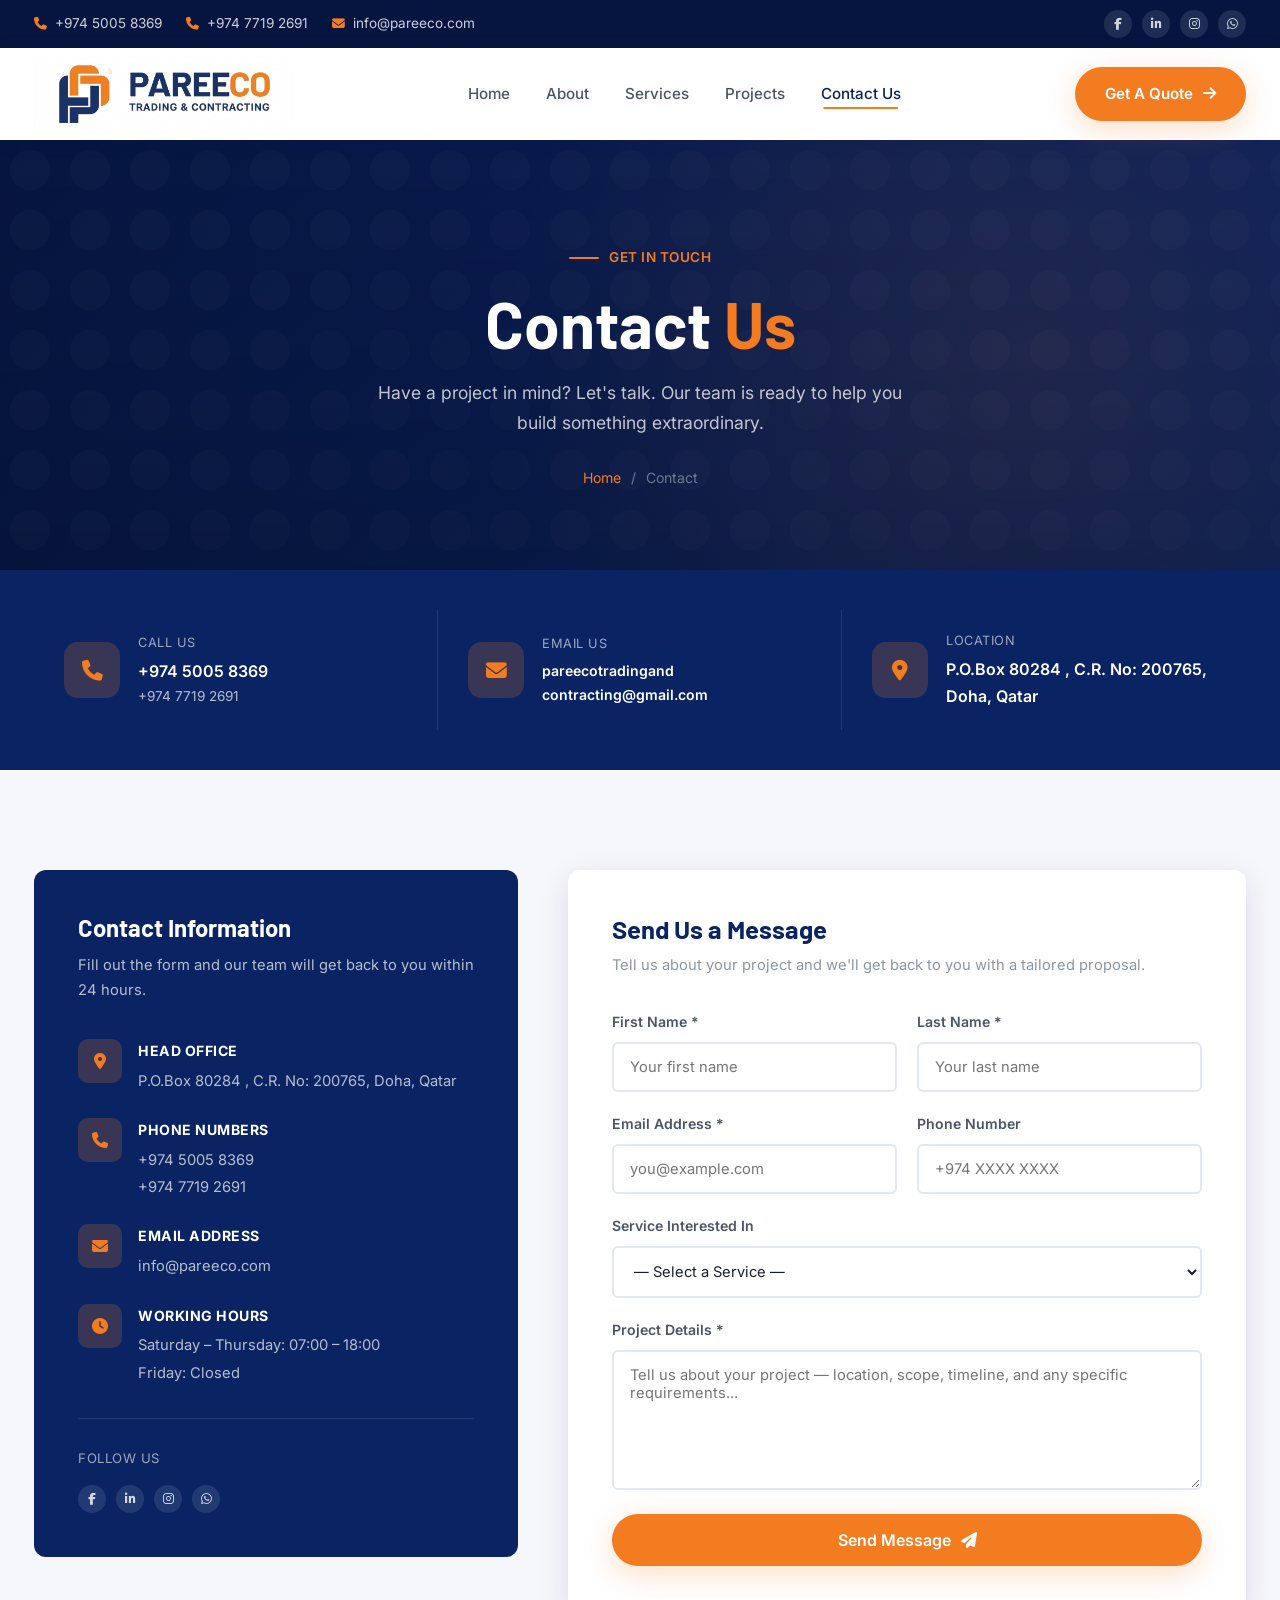
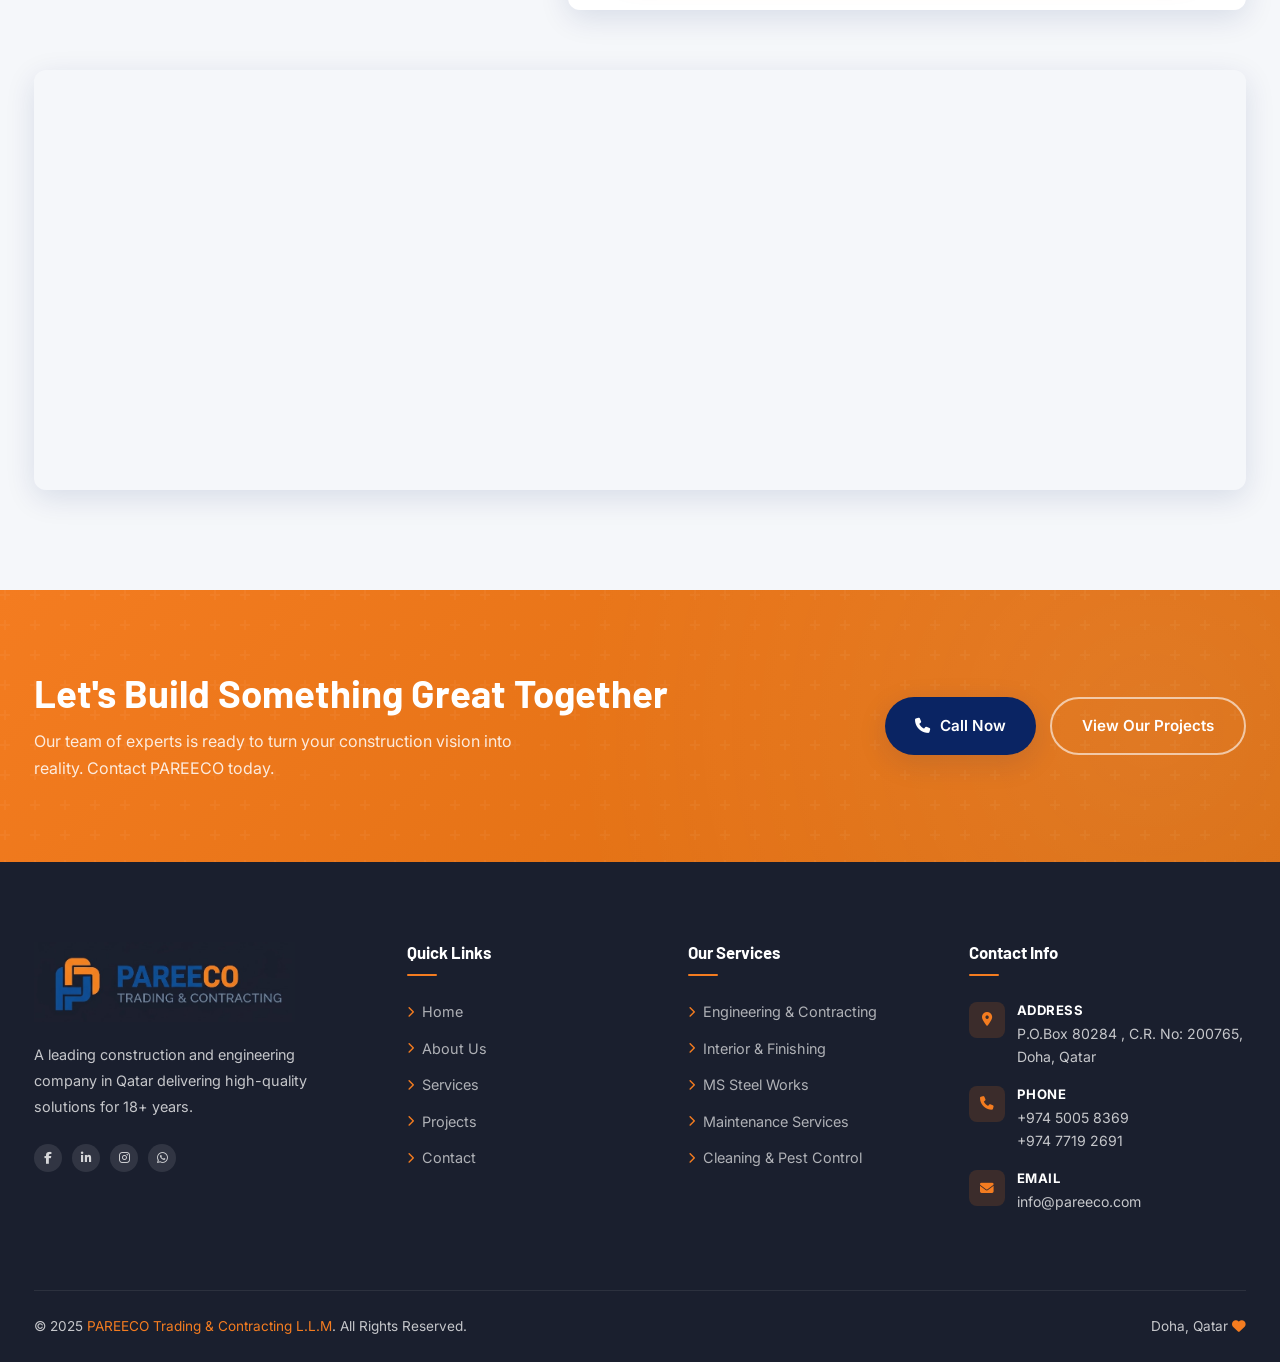
<file: contact.html>
<!DOCTYPE html>
<html lang="en">

<head>
  <meta charset="UTF-8" />
  <meta name="viewport" content="width=device-width, initial-scale=1.0" />
  <title>Contact Us | PAREECO Trading & Contracting L.L.M</title>
  <meta name="description"
    content="Get in touch with PAREECO Trading & Contracting in Doha, Qatar. Request a free quote for construction, engineering, and maintenance services." />
  <link rel="stylesheet" href="css/styles.css" />
  <link rel="stylesheet" href="https://cdnjs.cloudflare.com/ajax/libs/font-awesome/6.5.0/css/all.min.css" />
</head>

<body>
  <div class="topbar">
    <div class="container">
      <div class="topbar-left">
        <a href="tel:+97450058369" class="topbar-item"><i class="fas fa-phone"></i> +974 5005 8369</a>
        <a href="tel:+97430573602" class="topbar-item"><i class="fas fa-phone"></i> +974 7719 2691</a>
        <a href="mailto:info@pareeco.com" class="topbar-item"><i class="fas fa-envelope"></i>
          info@pareeco.com</a>
      </div>
      <div class="topbar-social">
        <a href="#" class="social-link"><i class="fab fa-facebook-f"></i></a>
        <a href="#" class="social-link"><i class="fab fa-linkedin-in"></i></a>
        <a href="#" class="social-link"><i class="fab fa-instagram"></i></a>
        <a href="#" class="social-link"><i class="fab fa-whatsapp"></i></a>
      </div>
    </div>
  </div>
  <nav class="navbar" id="navbar">
    <div class="container">
      <a href="index.html" class="logo">
        <div class="logo-icon"><img src="Pareeco Trading & Contracting logo.png" alt="PAREECO Trading and Contracting"
            style="height:80px;width:auto;" /></div>
      </a>
      <ul class="nav-links">
        <li><a href="index.html">Home</a></li>
        <li><a href="about.html">About</a></li>
        <li><a href="services.html">Services</a></li>
        <li><a href="projects.html">Projects</a></li>
        <li><a href="contact.html" class="active">Contact Us</a></li>
      </ul>
      <a href="contact.html" class="btn btn-primary">Get A Quote <i class="fas fa-arrow-right"></i></a>
      <button class="hamburger" id="hamburger"><span></span><span></span><span></span></button>
    </div>
  </nav>
  <div class="mobile-nav" id="mobileNav">
    <button class="mobile-nav-close" id="mobileNavClose"><i class="fas fa-times"></i></button>
    <a href="index.html">Home</a><a href="about.html">About</a><a href="services.html">Services</a><a
      href="projects.html">Projects</a><a href="contact.html">Contact</a>
    <a href="contact.html" class="btn btn-primary">Get A Quote</a>
  </div>

  <section class="page-hero">
    <div class="container">
      <div class="page-hero-content">
        <div class="section-tag" style="justify-content:center;">Get In Touch</div>
        <h1>Contact <span>Us</span></h1>
        <p>Have a project in mind? Let's talk. Our team is ready to help you build something extraordinary.</p>
        <nav class="breadcrumb"><a href="index.html">Home</a><span>/</span><span>Contact</span></nav>
      </div>
    </div>
  </section>

  <!-- Quick Info Strip -->
  <div style="background:var(--primary);padding:40px 0;">
    <div class="container">
      <div style="display:grid;grid-template-columns:repeat(3,1fr);gap:0;" class="reveal">
        <div
          style="display:flex;align-items:center;gap:18px;padding:20px 30px;border-right:1px solid rgba(255,255,255,0.1);">
          <div
            style="width:56px;height:56px;border-radius:14px;background:rgba(244,124,32,0.2);display:flex;align-items:center;justify-content:center;flex-shrink:0;">
            <i class="fas fa-phone" style="color:var(--accent);font-size:1.3rem;"></i>
          </div>
          <div>
            <div
              style="color:rgba(255,255,255,0.6);font-size:0.8rem;text-transform:uppercase;letter-spacing:0.5px;margin-bottom:4px;">
              Call Us</div>
            <div style="color:white;font-weight:600;"><a href="tel:+97450058369"
                style="color:inherit;text-decoration:none;">+974 5005 8369</a></div>
            <div style="color:rgba(255,255,255,0.7);font-size:0.85rem;"><a href="tel:+97430573602"
                style="color:inherit;text-decoration:none;">+974 7719 2691</a></div>
          </div>
        </div>
        <div
          style="display:flex;align-items:center;gap:18px;padding:20px 30px;border-right:1px solid rgba(255,255,255,0.1);">
          <div
            style="width:56px;height:56px;border-radius:14px;background:rgba(244,124,32,0.2);display:flex;align-items:center;justify-content:center;flex-shrink:0;">
            <i class="fas fa-envelope" style="color:var(--accent);font-size:1.3rem;"></i>
          </div>
          <div>
            <div
              style="color:rgba(255,255,255,0.6);font-size:0.8rem;text-transform:uppercase;letter-spacing:0.5px;margin-bottom:4px;">
              Email Us</div>
            <div style="color:white;font-weight:600;font-size:0.88rem;"><a
                href="mailto:pareecotradingandcontracting@gmail.com"
                style="color:inherit;text-decoration:none;">pareecotradingand<br>contracting@gmail.com</a></div>
          </div>
        </div>
        <div style="display:flex;align-items:center;gap:18px;padding:20px 30px;">
          <div
            style="width:56px;height:56px;border-radius:14px;background:rgba(244,124,32,0.2);display:flex;align-items:center;justify-content:center;flex-shrink:0;">
            <i class="fas fa-map-marker-alt" style="color:var(--accent);font-size:1.3rem;"></i>
          </div>
          <div>
            <div
              style="color:rgba(255,255,255,0.6);font-size:0.8rem;text-transform:uppercase;letter-spacing:0.5px;margin-bottom:4px;">
              Location</div>
            <div style="color:white;font-weight:600;">P.O.Box 80284 , C.R. No: 200765, Doha, Qatar</div>
          </div>
        </div>
      </div>
    </div>
  </div>

  <section class="contact-section">
    <div class="container">
      <div class="contact-grid">
        <div class="contact-info-card reveal-left">
          <h3>Contact Information</h3>
          <p>Fill out the form and our team will get back to you within 24 hours.</p>
          <div class="contact-detail">
            <div class="contact-detail-icon"><i class="fas fa-map-marker-alt"></i></div>
            <div class="contact-detail-info">
              <strong>Head Office</strong>
              <span>P.O.Box 80284 , C.R. No: 200765, Doha, Qatar</span>
            </div>
          </div>
          <div class="contact-detail">
            <div class="contact-detail-icon"><i class="fas fa-phone"></i></div>
            <div class="contact-detail-info">
              <strong>Phone Numbers</strong>
              <span><a href="tel:+97450058369" style="color:inherit;text-decoration:none;">+974 5005 8369</a><br><a
                  href="tel:+97430573602" style="color:inherit;text-decoration:none;">+974 7719 2691</a></span>
            </div>
          </div>
          <div class="contact-detail">
            <div class="contact-detail-icon"><i class="fas fa-envelope"></i></div>
            <div class="contact-detail-info">
              <strong>Email Address</strong>
              <span><a href="mailto:info@pareeco.com"
                  style="color:inherit;text-decoration:none;">info@pareeco.com</a></span>
            </div>
          </div>
          <div class="contact-detail">
            <div class="contact-detail-icon"><i class="fas fa-clock"></i></div>
            <div class="contact-detail-info">
              <strong>Working Hours</strong>
              <span>Saturday – Thursday: 07:00 – 18:00<br>Friday: Closed</span>
            </div>
          </div>
          <div style="margin-top:32px;padding-top:28px;border-top:1px solid rgba(255,255,255,0.1);">
            <div
              style="color:rgba(255,255,255,0.6);font-size:0.82rem;text-transform:uppercase;letter-spacing:0.5px;margin-bottom:16px;">
              Follow Us</div>
            <div class="footer-social">
              <a href="#" class="social-link"><i class="fab fa-facebook-f"></i></a>
              <a href="#" class="social-link"><i class="fab fa-linkedin-in"></i></a>
              <a href="#" class="social-link"><i class="fab fa-instagram"></i></a>
              <a href="#" class="social-link"><i class="fab fa-whatsapp"></i></a>
            </div>
          </div>
        </div>

        <div class="contact-form-card reveal-right">
          <h3>Send Us a Message</h3>
          <p>Tell us about your project and we'll get back to you with a tailored proposal.</p>
          <form id="contactForm" novalidate>
            <div class="form-grid">
              <div class="form-group">
                <label for="firstName">First Name *</label>
                <input type="text" id="firstName" name="firstName" placeholder="Your first name" required />
              </div>
              <div class="form-group">
                <label for="lastName">Last Name *</label>
                <input type="text" id="lastName" name="lastName" placeholder="Your last name" required />
              </div>
              <div class="form-group">
                <label for="email">Email Address *</label>
                <input type="email" id="email" name="email" placeholder="you@example.com" required />
              </div>
              <div class="form-group">
                <label for="phone">Phone Number</label>
                <input type="tel" id="phone" name="phone" placeholder="+974 XXXX XXXX" />
              </div>
              <div class="form-group full">
                <label for="service">Service Interested In</label>
                <select id="service" name="service">
                  <option value="">— Select a Service —</option>
                  <option value="mep">Engineering & Contracting (MEP)</option>
                  <option value="interior">Interior & Finishing Works</option>
                  <option value="steel">MS Steel Works</option>
                  <option value="maintenance">Maintenance Services</option>
                  <option value="cleaning">Cleaning & Pest Control</option>
                  <option value="site">Project Support & Site Facilities</option>
                  <option value="manpower">Technical Manpower Support</option>
                  <option value="other">Other</option>
                </select>
              </div>
              <div class="form-group full">
                <label for="message">Project Details *</label>
                <textarea id="message" name="message"
                  placeholder="Tell us about your project — location, scope, timeline, and any specific requirements..."
                  required></textarea>
              </div>
            </div>
            <div style="margin-top:24px;">
              <button type="submit" class="btn btn-primary" id="submitBtn"
                style="width:100%;justify-content:center;padding:16px 30px;font-size:1rem;">
                Send Message <i class="fas fa-paper-plane"></i>
              </button>
            </div>
            <div id="formSuccess"
              style="display:none;margin-top:20px;padding:16px 20px;background:rgba(34,197,94,0.1);border:1px solid rgba(34,197,94,0.3);border-radius:8px;color:#16a34a;font-size:0.92rem;text-align:center;">
              <i class="fas fa-check-circle" style="margin-right:8px;"></i> Thank you! Your message has been sent. We'll
              respond within 24 hours.
            </div>
          </form>
        </div>
      </div>

      <!-- Map — Doha, Qatar -->
      <div class="contact-map reveal">
        <iframe
          src="https://www.google.com/maps/embed?pb=!1m18!1m12!1m3!1d115488.71029527858!2d51.44!3d25.286!2m3!1f0!2f0!3f0!3m2!1i1024!2i768!4f13.1!3m3!1m2!1s0x3e45c534ffdce87f%3A0x44d9319f78cfd4b1!2sDoha%2C%20Qatar!5e0!3m2!1sen!2s!4v1700000000000"
          allowfullscreen="" loading="lazy" referrerpolicy="no-referrer-when-downgrade"
          title="PAREECO Office — Doha, Qatar">
        </iframe>
      </div>
    </div>
  </section>

  <section class="cta-section">
    <div class="container">
      <div class="cta-content reveal-left">
        <h2>Let's Build Something Great Together</h2>
        <p>Our team of experts is ready to turn your construction vision into reality. Contact PAREECO today.</p>
      </div>
      <div class="cta-buttons reveal-right">
        <a href="tel:+97450058369" class="btn btn-dark"><i class="fas fa-phone"></i> Call Now</a>
        <a href="projects.html" class="btn btn-outline">View Our Projects</a>
      </div>
    </div>
  </section>

  <footer class="footer">
    <div class="container">
      <div class="footer-grid">
        <div class="footer-about footer-col">
          <a href="index.html" class="logo" style="margin-bottom:20px;display:inline-flex;">
            <div class="logo-icon"><img src="logo-f.png" alt="PAREECO Trading and Contracting"
                style="height:80px;width:auto;" /></div>
          </a>
          <p>A leading construction and engineering company in Qatar delivering high-quality solutions for <span
              class="dynamic-yoe">18+</span> years.</p>
          <div class="footer-social">
            <a href="#" class="social-link"><i class="fab fa-facebook-f"></i></a>
            <a href="#" class="social-link"><i class="fab fa-linkedin-in"></i></a>
            <a href="#" class="social-link"><i class="fab fa-instagram"></i></a>
            <a href="#" class="social-link"><i class="fab fa-whatsapp"></i></a>
          </div>
        </div>
        <div class="footer-col">
          <h4>Quick Links</h4>
          <ul class="footer-links">
            <li><a href="index.html"><i class="fas fa-chevron-right"></i> Home</a></li>
            <li><a href="about.html"><i class="fas fa-chevron-right"></i> About Us</a></li>
            <li><a href="services.html"><i class="fas fa-chevron-right"></i> Services</a></li>
            <li><a href="projects.html"><i class="fas fa-chevron-right"></i> Projects</a></li>
            <li><a href="contact.html"><i class="fas fa-chevron-right"></i> Contact</a></li>
          </ul>
        </div>
        <div class="footer-col">
          <h4>Our Services</h4>
          <ul class="footer-links">
            <li><a href="services.html"><i class="fas fa-chevron-right"></i> Engineering & Contracting</a></li>
            <li><a href="services.html"><i class="fas fa-chevron-right"></i> Interior & Finishing</a></li>
            <li><a href="services.html"><i class="fas fa-chevron-right"></i> MS Steel Works</a></li>
            <li><a href="services.html"><i class="fas fa-chevron-right"></i> Maintenance Services</a></li>
            <li><a href="services.html"><i class="fas fa-chevron-right"></i> Cleaning & Pest Control</a></li>
          </ul>
        </div>
        <div class="footer-col">
          <h4>Contact Info</h4>
          <div class="footer-contact-item">
            <div class="footer-contact-icon"><i class="fas fa-map-marker-alt"></i></div>
            <div class="footer-contact-info"><strong>Address</strong>P.O.Box 80284 , C.R. No: 200765, Doha, Qatar</div>
          </div>
          <div class="footer-contact-item">
            <div class="footer-contact-icon"><i class="fas fa-phone"></i></div>
            <div class="footer-contact-info"><strong>Phone</strong><a href="tel:+97450058369"
                style="color:inherit;text-decoration:none;">+974 5005 8369</a><br><a href="tel:+97430573602"
                style="color:inherit;text-decoration:none;">+974 7719 2691</a></div>
          </div>
          <div class="footer-contact-item">
            <div class="footer-contact-icon"><i class="fas fa-envelope"></i></div>
            <div class="footer-contact-info"><strong>Email</strong><a href="mailto:info@pareeco.com"
                style="color:inherit;text-decoration:none;">info@pareeco.com</a></div>
          </div>
        </div>
      </div>
      <div class="footer-bottom">
        <span>© 2025 <a href="index.html">PAREECO Trading & Contracting L.L.M</a>. All Rights Reserved.</span>
        <span>Doha, Qatar <i class="fas fa-heart" style="color:var(--accent)"></i></span>
      </div>
    </div>
  </footer>
  <script src="js/main.js"></script>
</body>

</html>
</file>
<file: css/styles.css>
/* ===== GLOBAL STYLES ===== */
@import url('https://fonts.googleapis.com/css2?family=Inter:wght@300;400;500;600;700;800;900&family=Barlow:wght@400;500;600;700;800;900&display=swap');

:root {
  --primary: #0a2463;
  --primary-light: #1a3a8f;
  --primary-dark: #061540;
  --accent: #f47c20;
  --accent-hover: #d96b0e;
  --accent-light: #fef3e8;
  --white: #ffffff;
  --light-gray: #f5f7fa;
  --gray: #8a96a8;
  --dark-gray: #4a5568;
  --dark: #1a1f2e;
  --border: #e2e8f0;
  --shadow-sm: 0 2px 8px rgba(10, 36, 99, 0.08);
  --shadow-md: 0 8px 30px rgba(10, 36, 99, 0.12);
  --shadow-lg: 0 20px 60px rgba(10, 36, 99, 0.18);
  --shadow-accent: 0 8px 30px rgba(244, 124, 32, 0.25);
  --radius-sm: 6px;
  --radius-md: 12px;
  --radius-lg: 20px;
  --radius-xl: 30px;
  --transition: all 0.3s cubic-bezier(0.4, 0, 0.2, 1);
  --font-main: 'Inter', sans-serif;
  --font-heading: 'Barlow', sans-serif;
}

*,
*::before,
*::after {
  margin: 0;
  padding: 0;
  box-sizing: border-box;
}

html {
  scroll-behavior: smooth;
  font-size: 16px;
}

body {
  font-family: var(--font-main);
  color: var(--dark);
  background: var(--white);
  line-height: 1.7;
  overflow-x: hidden;
}

/* ===== TYPOGRAPHY ===== */
h1,
h2,
h3,
h4,
h5,
h6 {
  font-family: var(--font-heading);
  font-weight: 700;
  line-height: 1.2;
}

.section-tag {
  display: inline-flex;
  align-items: center;
  gap: 10px;
  font-size: 0.85rem;
  font-weight: 600;
  color: var(--accent);
  letter-spacing: 0.5px;
  text-transform: uppercase;
  margin-bottom: 16px;
}

.section-tag::before {
  content: '';
  display: inline-block;
  width: 30px;
  height: 2px;
  background: var(--accent);
  border-radius: 2px;
}

.section-title {
  font-size: clamp(2rem, 4vw, 2.8rem);
  color: var(--primary);
  margin-bottom: 20px;
}

.section-title span {
  color: var(--accent);
}

.section-subtitle {
  font-size: 1.05rem;
  color: var(--gray);
  max-width: 560px;
  line-height: 1.8;
}

/* ===== LAYOUT ===== */
.container {
  max-width: 1260px;
  margin: 0 auto;
  padding: 0 24px;
}

section {
  padding: 100px 0;
}

/* ===== BUTTONS ===== */
.btn {
  display: inline-flex;
  align-items: center;
  gap: 10px;
  padding: 14px 30px;
  border-radius: var(--radius-xl);
  font-size: 0.95rem;
  font-weight: 600;
  font-family: var(--font-main);
  cursor: pointer;
  border: none;
  text-decoration: none;
  transition: var(--transition);
  position: relative;
  overflow: hidden;
}

.btn::before {
  content: '';
  position: absolute;
  top: 0;
  left: -100%;
  width: 100%;
  height: 100%;
  background: rgba(255, 255, 255, 0.15);
  transition: left 0.4s ease;
}

.btn:hover::before {
  left: 100%;
}

.btn-primary {
  background: var(--accent);
  color: var(--white);
  box-shadow: var(--shadow-accent);
}

.btn-primary:hover {
  background: var(--accent-hover);
  transform: translateY(-2px);
  box-shadow: 0 12px 35px rgba(244, 124, 32, 0.35);
}

.btn-outline {
  background: transparent;
  color: var(--white);
  border: 2px solid rgba(255, 255, 255, 0.6);
}

.btn-outline:hover {
  background: rgba(255, 255, 255, 0.1);
  border-color: var(--white);
  transform: translateY(-2px);
}

.btn-dark {
  background: var(--primary);
  color: var(--white);
  box-shadow: var(--shadow-md);
}

.btn-dark:hover {
  background: var(--primary-light);
  transform: translateY(-2px);
}

.btn-icon {
  width: 44px;
  height: 44px;
  border-radius: 50%;
  display: inline-flex;
  align-items: center;
  justify-content: center;
  background: var(--accent);
  color: white;
  border: none;
  cursor: pointer;
  transition: var(--transition);
  flex-shrink: 0;
}

.btn-icon:hover {
  background: var(--accent-hover);
  transform: scale(1.1);
}

/* ===== TOPBAR ===== */
.topbar {
  background: var(--primary-dark);
  color: rgba(255, 255, 255, 0.8);
  font-size: 0.85rem;
  padding: 10px 0;
}

.topbar .container {
  display: flex;
  align-items: center;
  justify-content: space-between;
  flex-wrap: wrap;
  gap: 10px;
}

.topbar-left {
  display: flex;
  align-items: center;
  gap: 24px;
}

.topbar-item {
  display: flex;
  align-items: center;
  gap: 8px;
  color: rgba(255, 255, 255, 0.8);
  text-decoration: none;
  transition: var(--transition);
}

.topbar-item:hover {
  color: var(--accent);
}

.topbar-item i {
  color: var(--accent);
  font-size: 0.8rem;
}

.topbar-social {
  display: flex;
  align-items: center;
  gap: 10px;
}

.social-link {
  width: 28px;
  height: 28px;
  border-radius: 50%;
  background: rgba(255, 255, 255, 0.1);
  display: flex;
  align-items: center;
  justify-content: center;
  color: rgba(255, 255, 255, 0.8);
  text-decoration: none;
  font-size: 0.75rem;
  transition: var(--transition);
}

.social-link:hover {
  background: var(--accent);
  color: white;
  transform: translateY(-2px);
}

/* ===== NAVBAR ===== */
.navbar {
  position: sticky;
  top: 0;
  z-index: 1000;
  background: var(--white);
  box-shadow: 0 2px 20px rgba(10, 36, 99, 0.08);
  transition: var(--transition);
}

.navbar.scrolled {
  box-shadow: 0 4px 30px rgba(10, 36, 99, 0.15);
}

.navbar .container {
  display: flex;
  align-items: center;
  justify-content: space-between;
  padding-top: 6px;
  padding-bottom: 6px;
}

.logo {
  display: flex;
  align-items: center;
  gap: 18px;
  text-decoration: none;
}

.logo-icon {
  display: flex;
  align-items: center;
  justify-content: center;
}

.logo-icon::after {
  display: none;
}

.logo-icon i {
  color: white;
  font-size: 1.4rem;
  position: relative;
  z-index: 1;
}

.logo-text {
  display: flex;
  flex-direction: column;
  justify-content: center;
}

.logo-text .brand {
  font-family: var(--font-heading);
  font-size: 2rem;
  font-weight: 900;
  color: var(--primary-dark);
  letter-spacing: 1px;
  line-height: 1;
}

.logo-text .brand span {
  color: var(--accent);
}

.logo-text .tagline {
  font-family: var(--font-main);
  font-size: 0.72rem;
  color: #8c97ab;
  font-weight: 600;
  letter-spacing: 3.5px;
  text-transform: uppercase;
  margin-top: 4px;
}

.nav-links {
  display: flex;
  align-items: center;
  gap: 8px;
  list-style: none;
}

.nav-links a {
  position: relative;
  text-decoration: none;
  color: var(--dark-gray);
  font-size: 0.95rem;
  font-weight: 500;
  padding: 8px 14px;
  border-radius: var(--radius-sm);
  transition: var(--transition);
}

.nav-links a::after {
  content: '';
  position: absolute;
  bottom: 2px;
  left: 50%;
  transform: translateX(-50%);
  width: 0;
  height: 2px;
  background: var(--accent);
  border-radius: 2px;
  transition: width 0.3s ease;
}

.nav-links a:hover::after,
.nav-links a.active::after {
  width: 70%;
}

.nav-links a:hover,
.nav-links a.active {
  color: var(--primary);
}

.hamburger {
  display: none;
  flex-direction: column;
  gap: 5px;
  cursor: pointer;
  padding: 8px;
  background: none;
  border: none;
}

.hamburger span {
  display: block;
  width: 24px;
  height: 2px;
  background: var(--primary);
  border-radius: 2px;
  transition: var(--transition);
}

.hamburger.active span:nth-child(1) {
  transform: translateY(7px) rotate(45deg);
}

.hamburger.active span:nth-child(2) {
  opacity: 0;
  transform: translateX(-10px);
}

.hamburger.active span:nth-child(3) {
  transform: translateY(-7px) rotate(-45deg);
}

.hero {
  background: linear-gradient(135deg, var(--primary-dark) 0%, var(--primary) 50%, var(--primary-light) 100%);
  min-height: 75vh;
  display: flex;
  align-items: flex-start;
  position: relative;
  overflow: hidden;
}

.hero-bg-pattern {
  position: absolute;
  inset: 0;
  background-image:
    radial-gradient(circle at 20% 50%, rgba(244, 124, 32, 0.08) 0%, transparent 50%),
    radial-gradient(circle at 80% 20%, rgba(255, 255, 255, 0.04) 0%, transparent 40%),
    linear-gradient(0deg, rgba(0, 0, 0, 0.15) 0%, transparent 100%);
}

.hero-grid {
  position: absolute;
  inset: 0;
  background-image:
    linear-gradient(rgba(255, 255, 255, 0.03) 1px, transparent 1px),
    linear-gradient(90deg, rgba(255, 255, 255, 0.03) 1px, transparent 1px);
  background-size: 60px 60px;
}

.hero .container {
  display: grid;
  grid-template-columns: 1fr 1fr;
  gap: 60px;
  align-items: flex-start;
  position: relative;
  z-index: 1;
  padding-top: 40px;
  padding-bottom: 60px;
  overflow: hidden;
}

.hero-content {}

.hero-badge {
  display: inline-flex;
  align-items: center;
  gap: 8px;
  background: rgba(244, 124, 32, 0.15);
  border: 1px solid rgba(244, 124, 32, 0.3);
  color: var(--accent);
  padding: 8px 16px;
  border-radius: 50px;
  font-size: 0.82rem;
  font-weight: 600;
  letter-spacing: 0.5px;
  text-transform: uppercase;
  margin-bottom: 20px;
  animation: fadeInDown 0.6s ease forwards;
}

.hero-badge i {
  font-size: 0.9rem;
}

.hero h1 {
  font-family: var(--font-heading);
  font-size: clamp(2.4rem, 4.5vw, 3.8rem);
  color: var(--white);
  line-height: 1.1;
  margin-bottom: 18px;
  animation: fadeInUp 0.7s ease 0.1s both;
}

.hero h1 span {
  color: var(--accent);
  display: block;
}

.hero-tags {
  display: flex;
  flex-wrap: wrap;
  gap: 10px;
  margin-bottom: 20px;
  animation: fadeInUp 0.7s ease 0.2s both;
}

.hero-tag {
  background: rgba(255, 255, 255, 0.1);
  color: rgba(255, 255, 255, 0.85);
  padding: 6px 14px;
  border-radius: 50px;
  font-size: 0.82rem;
  border: 1px solid rgba(255, 255, 255, 0.15);
}

.hero-desc {
  color: rgba(255, 255, 255, 0.75);
  font-size: 1rem;
  margin-bottom: 28px;
  max-width: 480px;
  animation: fadeInUp 0.7s ease 0.3s both;
}

.hero-cta {
  display: flex;
  align-items: center;
  gap: 16px;
  flex-wrap: wrap;
  animation: fadeInUp 0.7s ease 0.4s both;
}

.hero-right {
  position: relative;
  animation: fadeInRight 0.8s ease 0.2s both;
}

.hero-img-wrapper {
  position: relative;
  border-radius: var(--radius-lg);
  overflow: hidden;
  box-shadow: var(--shadow-lg);
  margin-top: 0;
}

@media (max-width: 900px) {
  .hero-img-wrapper img {
    height: auto;
    margin-top: 20px;
    max-height: 300px;
    object-fit: cover;
  }
}

.hero-stats-card {
  position: absolute;
  right: -24px;
  bottom: 30px;
  top: auto;
  transform: none;
  background: var(--accent);
  color: white;
  padding: 24px 28px;
  border-radius: var(--radius-md);
  box-shadow: var(--shadow-accent);
  min-width: 160px;
  z-index: 2;
  text-align: center;
  margin-top: 15px;

}

@media (max-width: 768px) {
  .hero-stats-card {
    position: absolute;
    right: 0 !important;
    /* 🔥 CRITICAL FIX */
    bottom: 10px;
    width: auto;
    max-width: 140px;
    padding: 14px;
  }
}

.hero-stat {
  padding: 10px 0;
}

.hero-stat:not(:last-child) {
  border-bottom: 1px solid rgba(255, 255, 255, 0.2);
  margin-bottom: 8px;
}

.hero-stat .number {
  font-family: var(--font-heading);
  font-size: 1.2rem;
  font-weight: 800;
  line-height: 1;
  display: block;
}



.hero-stat .label {
  font-size: 0.75rem;
  color: rgba(255, 255, 255, 0.85);
  margin-top: 4px;
}

.hero-scroll {
  position: absolute;
  bottom: 40px;
  left: 50%;
  transform: translateX(-50%);
  display: flex;
  flex-direction: column;
  align-items: center;
  gap: 8px;
  color: rgba(255, 255, 255, 0.6);
  font-size: 0.8rem;
  animation: bounce 2s infinite;
  z-index: 1;
  text-decoration: none;
}

.hero-scroll i {
  font-size: 1.2rem;
}

/* ===== ABOUT STRIP (Home) ===== */
.about-strip {
  background: var(--light-gray);
  padding: 80px 0;
}

.about-strip .container {
  display: grid;
  grid-template-columns: 1fr 1fr;
  gap: 70px;
  align-items: center;
}

.about-strip-img {
  position: relative;
}

.about-strip-img img {
  width: 100%;
  height: 420px;
  object-fit: cover;
  border-radius: var(--radius-lg);
  box-shadow: var(--shadow-md);
}

.about-badge {
  position: absolute;
  bottom: 30px;
  left: -20px;
  background: var(--primary);
  color: white;
  padding: 18px 24px;
  border-radius: var(--radius-md);
  box-shadow: var(--shadow-md);
}

.about-badge .number {
  font-family: var(--font-heading);
  font-size: 2rem;
  font-weight: 800;
  color: var(--accent);
  display: block;
  line-height: 1;
}

.about-badge .text {
  font-size: 0.8rem;
  color: rgba(255, 255, 255, 0.8);
  margin-top: 4px;
}

.about-strip-content .section-subtitle {
  margin-bottom: 24px;
}

.about-features {
  display: grid;
  grid-template-columns: 1fr 1fr;
  gap: 16px;
  margin: 28px 0;
}

.about-feature {
  display: flex;
  align-items: flex-start;
  gap: 12px;
}

.about-feature-icon {
  width: 40px;
  height: 40px;
  border-radius: 10px;
  background: var(--accent-light);
  display: flex;
  align-items: center;
  justify-content: center;
  flex-shrink: 0;
}

.about-feature-icon i {
  color: var(--accent);
  font-size: 1rem;
}

.about-feature h4 {
  font-size: 0.92rem;
  font-weight: 600;
  color: var(--primary);
  margin-bottom: 2px;
}

.about-feature p {
  font-size: 0.82rem;
  color: var(--gray);
}

/* ===== SERVICES SECTION ===== */
.services-section {
  background: var(--white);
}

.services-header {
  display: flex;
  align-items: flex-end;
  justify-content: space-between;
  margin-bottom: 60px;
  flex-wrap: wrap;
  gap: 20px;
}

.services-grid {
  display: grid;
  grid-template-columns: repeat(3, 1fr);
  gap: 28px;
}

.service-card {
  background: var(--white);
  border: 1px solid var(--border);
  border-radius: var(--radius-md);
  padding: 36px 28px;
  transition: var(--transition);
  position: relative;
  overflow: hidden;
  cursor: pointer;
  group: true;
}

.service-card::before {
  content: '';
  position: absolute;
  top: 0;
  left: 0;
  width: 4px;
  height: 100%;
  background: var(--accent);
  transform: scaleY(0);
  transform-origin: bottom;
  transition: transform 0.3s ease;
}

.service-card:hover::before {
  transform: scaleY(1);
}

.service-card:hover {
  border-color: transparent;
  transform: translateY(-6px);
  box-shadow: var(--shadow-lg);
}

.service-card-icon {
  width: 64px;
  height: 64px;
  border-radius: var(--radius-md);
  background: var(--accent-light);
  display: flex;
  align-items: center;
  justify-content: center;
  margin-bottom: 24px;
  transition: var(--transition);
}

.service-card:hover .service-card-icon {
  background: var(--accent);
}

.service-card-icon i {
  font-size: 1.6rem;
  color: var(--accent);
  transition: var(--transition);
}

.service-card:hover .service-card-icon i {
  color: white;
}

.service-card h3 {
  font-size: 1.15rem;
  color: var(--primary);
  margin-bottom: 12px;
}

.service-card p {
  font-size: 0.92rem;
  color: var(--gray);
  line-height: 1.8;
  margin-bottom: 20px;
}

.service-card .learn-more {
  display: inline-flex;
  align-items: center;
  gap: 8px;
  color: var(--accent);
  font-size: 0.88rem;
  font-weight: 600;
  text-decoration: none;
  transition: var(--transition);
}

.service-card .learn-more i {
  font-size: 0.75rem;
  transition: transform 0.3s ease;
}

.service-card .learn-more:hover i {
  transform: translateX(4px);
}

/* ===== STATS SECTION ===== */
.stats-section {
  background: var(--primary);
  padding: 80px 0;
  position: relative;
  overflow: hidden;
}

.stats-section::before {
  content: '';
  position: absolute;
  inset: 0;
  background:
    radial-gradient(circle at 10% 50%, rgba(244, 124, 32, 0.12) 0%, transparent 50%),
    radial-gradient(circle at 90% 50%, rgba(255, 255, 255, 0.04) 0%, transparent 50%);
}

.stats-grid {
  display: grid;
  grid-template-columns: repeat(4, 1fr);
  gap: 0;
  position: relative;
  z-index: 1;
}

.stat-item {
  text-align: center;
  padding: 40px 24px;
  position: relative;
}

.stat-item:not(:last-child)::after {
  content: '';
  position: absolute;
  right: 0;
  top: 20%;
  bottom: 20%;
  width: 1px;
  background: rgba(255, 255, 255, 0.15);
}

.stat-item .stat-icon {
  width: 56px;
  height: 56px;
  border-radius: 14px;
  background: rgba(244, 124, 32, 0.15);
  display: flex;
  align-items: center;
  justify-content: center;
  margin: 0 auto 20px;
}

.stat-item .stat-icon i {
  color: var(--accent);
  font-size: 1.4rem;
}

.stat-number {
  font-family: var(--font-heading);
  font-size: 3.2rem;
  font-weight: 800;
  color: var(--white);
  line-height: 1;
  display: block;
}

.stat-number span {
  color: var(--accent);
}

.stat-label {
  font-size: 0.9rem;
  color: rgba(255, 255, 255, 0.7);
  margin-top: 8px;
  font-weight: 500;
}

/* ===== PROCESS ===== */
.process-section {
  background: var(--light-gray);
}

.process-header {
  display: flex;
  align-items: flex-end;
  justify-content: space-between;
  margin-bottom: 60px;
  flex-wrap: wrap;
  gap: 20px;
}

.process-grid {
  display: grid;
  grid-template-columns: repeat(4, 1fr);
  gap: 0;
  position: relative;
}

.process-grid::before {
  content: '';
  position: absolute;
  top: 35px;
  left: 12%;
  right: 12%;
  height: 2px;
  background: linear-gradient(to right, var(--accent), var(--primary));
  z-index: 0;
}

.process-item {
  text-align: center;
  padding: 0 20px;
  position: relative;
  z-index: 1;
}

.process-num {
  width: 70px;
  height: 70px;
  border-radius: 50%;
  background: var(--white);
  border: 3px solid var(--accent);
  display: flex;
  align-items: center;
  justify-content: center;
  margin: 0 auto 24px;
  font-family: var(--font-heading);
  font-size: 1.3rem;
  font-weight: 800;
  color: var(--primary);
  box-shadow: var(--shadow-sm);
  transition: var(--transition);
}

.process-item:hover .process-num {
  background: var(--accent);
  color: white;
  transform: scale(1.1);
}

.process-item h4 {
  font-size: 1rem;
  color: var(--primary);
  margin-bottom: 10px;
}

.process-item p {
  font-size: 0.88rem;
  color: var(--gray);
  line-height: 1.7;
}

/* ===== PROJECTS PREVIEW ===== */
.projects-section {
  background: var(--primary-dark);
  position: relative;
  overflow: hidden;
}

.projects-section::before {
  content: '';
  position: absolute;
  inset: 0;
  background:
    radial-gradient(circle at 80% 20%, rgba(244, 124, 32, 0.08) 0%, transparent 50%);
}

.projects-section .section-tag {
  color: var(--accent);
}

.projects-section .section-title {
  color: var(--white);
}

.projects-header {
  display: flex;
  align-items: flex-end;
  justify-content: space-between;
  margin-bottom: 60px;
  flex-wrap: wrap;
  gap: 20px;
  position: relative;
  z-index: 1;
}

.projects-grid {
  display: grid;
  grid-template-columns: 1.4fr 1fr;
  gap: 28px;
  position: relative;
  z-index: 1;
}

.project-card {
  border-radius: var(--radius-md);
  overflow: hidden;
  position: relative;
  cursor: pointer;
  group: true;
}

.project-card img {
  width: 100%;
  height: 380px;
  object-fit: cover;
  transition: transform 0.5s ease;
  display: block;
}

.project-card:hover img {
  transform: scale(1.05);
}

.project-card-overlay {
  position: absolute;
  inset: 0;
  background: linear-gradient(to top, rgba(6, 21, 64, 0.9) 0%, transparent 60%);
  display: flex;
  flex-direction: column;
  justify-content: flex-end;
  padding: 28px;
  transition: var(--transition);
}

.project-tag {
  display: inline-block;
  background: var(--accent);
  color: white;
  padding: 5px 12px;
  border-radius: 50px;
  font-size: 0.78rem;
  font-weight: 600;
  margin-bottom: 12px;
  width: fit-content;
}

.project-card-overlay h3 {
  color: white;
  font-size: 1.3rem;
  margin-bottom: 10px;
}

.project-meta {
  display: flex;
  flex-direction: column;
  gap: 6px;
  font-size: 0.82rem;
  color: rgba(255, 255, 255, 0.75);
}

.project-meta span {
  display: flex;
  align-items: center;
  gap: 6px;
}

.project-meta i {
  color: var(--accent);
}

.project-learn {
  display: inline-flex;
  align-items: center;
  gap: 6px;
  color: var(--accent);
  font-size: 0.85rem;
  font-weight: 600;
  text-decoration: none;
  margin-top: 14px;
  opacity: 0;
  transform: translateY(10px);
  transition: var(--transition);
}

.project-card:hover .project-learn {
  opacity: 1;
  transform: translateY(0);
}

.projects-side {
  display: flex;
  flex-direction: column;
  gap: 28px;
}

.projects-side .project-card img {
  height: 168px;
}

/* ===== CTA SECTION ===== */
.cta-section {
  background: linear-gradient(135deg, var(--accent) 0%, var(--accent-hover) 100%);
  padding: 80px 0;
  position: relative;
  overflow: hidden;
}

.cta-section::before {
  content: '';
  position: absolute;
  inset: 0;
  background:
    radial-gradient(circle at 90% 50%, rgba(255, 255, 255, 0.08) 0%, transparent 50%),
    url("data:image/svg+xml,%3Csvg width='60' height='60' viewBox='0 0 60 60' xmlns='http://www.w3.org/2000/svg'%3E%3Cg fill='none' fill-rule='evenodd'%3E%3Cg fill='%23ffffff' fill-opacity='0.04'%3E%3Cpath d='M36 34v-4h-2v4h-4v2h4v4h2v-4h4v-2h-4zm0-30V0h-2v4h-4v2h4v4h2V6h4V4h-4zM6 34v-4H4v4H0v2h4v4h2v-4h4v-2H6zM6 4V0H4v4H0v2h4v4h2V6h4V4H6z'/%3E%3C/g%3E%3C/g%3E%3C/svg%3E");
}

.cta-section .container {
  display: flex;
  align-items: center;
  justify-content: space-between;
  gap: 40px;
  flex-wrap: wrap;
  position: relative;
  z-index: 1;
}

.cta-content h2 {
  font-family: var(--font-heading);
  font-size: clamp(1.8rem, 3vw, 2.5rem);
  color: white;
  margin-bottom: 12px;
}

.cta-content p {
  color: rgba(255, 255, 255, 0.85);
  font-size: 1rem;
  max-width: 480px;
}

.cta-buttons {
  display: flex;
  gap: 14px;
  flex-wrap: wrap;
}

/* ===== FOOTER ===== */
.footer {
  background: var(--dark);
  color: rgba(255, 255, 255, 0.75);
  padding: 80px 0 0;
}

.footer-grid {
  display: grid;
  grid-template-columns: 1.4fr 1fr 1fr 1.2fr;
  gap: 50px;
  padding-bottom: 60px;
  border-bottom: 1px solid rgba(255, 255, 255, 0.08);
}

.footer-col h4 {
  font-family: var(--font-heading);
  font-size: 1.05rem;
  color: var(--white);
  margin-bottom: 24px;
  position: relative;
  padding-bottom: 14px;
}

.footer-col h4::after {
  content: '';
  position: absolute;
  bottom: 0;
  left: 0;
  width: 30px;
  height: 2px;
  background: var(--accent);
  border-radius: 2px;
}

.footer-about p {
  font-size: 0.9rem;
  line-height: 1.8;
  margin-bottom: 24px;
}

.footer-social {
  display: flex;
  gap: 10px;
}

.footer-links {
  list-style: none;
  display: flex;
  flex-direction: column;
  gap: 12px;
}

.footer-links a {
  color: rgba(255, 255, 255, 0.65);
  text-decoration: none;
  font-size: 0.9rem;
  display: flex;
  align-items: center;
  gap: 8px;
  transition: var(--transition);
}

.footer-links a i {
  color: var(--accent);
  font-size: 0.7rem;
}

.footer-links a:hover {
  color: var(--accent);
  transform: translateX(4px);
}

.footer-contact-item {
  display: flex;
  align-items: flex-start;
  gap: 12px;
  margin-bottom: 16px;
}

.footer-contact-icon {
  width: 36px;
  height: 36px;
  border-radius: 8px;
  background: rgba(244, 124, 32, 0.15);
  display: flex;
  align-items: center;
  justify-content: center;
  flex-shrink: 0;
  margin-top: 2px;
}

.footer-contact-icon i {
  color: var(--accent);
  font-size: 0.85rem;
}

.footer-contact-info {
  font-size: 0.88rem;
  line-height: 1.6;
}

.footer-contact-info strong {
  display: block;
  color: var(--white);
  font-size: 0.82rem;
  text-transform: uppercase;
  letter-spacing: 0.5px;
  margin-bottom: 2px;
}

.footer-bottom {
  padding: 24px 0;
  display: flex;
  align-items: center;
  justify-content: space-between;
  font-size: 0.85rem;
  flex-wrap: wrap;
  gap: 10px;
}

.footer-bottom a {
  color: var(--accent);
  text-decoration: none;
}

/* ===== PAGE HERO ===== */
.page-hero {
  background: linear-gradient(135deg, var(--primary-dark) 0%, var(--primary) 100%);
  padding: 100px 0 80px;
  position: relative;
  overflow: hidden;
}

.page-hero::before {
  content: '';
  position: absolute;
  inset: 0;
  background:
    radial-gradient(circle at 80% 50%, rgba(244, 124, 32, 0.1) 0%, transparent 50%),
    linear-gradient(0deg, rgba(0, 0, 0, 0.2) 0%, transparent 100%),
    url("data:image/svg+xml,%3Csvg width='60' height='60' viewBox='0 0 60 60' xmlns='http://www.w3.org/2000/svg'%3E%3Cg fill='none' fill-rule='evenodd'%3E%3Cg fill='%23ffffff' fill-opacity='0.02'%3E%3Ccircle cx='30' cy='30' r='20'/%3E%3C/g%3E%3C/g%3E%3C/svg%3E");
}

.page-hero .container {
  position: relative;
  z-index: 1;
}

.page-hero-content {
  text-align: center;
}

.page-hero h1 {
  font-family: var(--font-heading);
  font-size: clamp(2.5rem, 5vw, 4rem);
  color: var(--white);
  margin-bottom: 16px;
}

.page-hero h1 span {
  color: var(--accent);
}

.page-hero p {
  color: rgba(255, 255, 255, 0.75);
  font-size: 1.1rem;
  max-width: 560px;
  margin: 0 auto 28px;
}

.breadcrumb {
  display: flex;
  align-items: center;
  justify-content: center;
  gap: 10px;
  font-size: 0.88rem;
  color: rgba(255, 255, 255, 0.6);
}

.breadcrumb a {
  color: var(--accent);
  text-decoration: none;
}

.breadcrumb span {
  color: rgba(255, 255, 255, 0.4);
}

/* ===== ABOUT PAGE ===== */
.about-overview {
  background: var(--white);
}

.about-overview .container {
  display: grid;
  grid-template-columns: 1fr 1fr;
  gap: 70px;
  align-items: center;
}

.about-overview-img {
  position: relative;
}

.about-overview-img img {
  width: 100%;
  height: 520px;
  object-fit: cover;
  border-radius: var(--radius-lg);
}

.about-img-badge {
  position: absolute;
  bottom: -20px;
  right: -20px;
  background: var(--accent);
  color: white;
  padding: 20px 28px;
  border-radius: var(--radius-md);
  box-shadow: var(--shadow-accent);
  text-align: center;
}

.about-img-badge .num {
  font-family: var(--font-heading);
  font-size: 2.5rem;
  font-weight: 800;
  display: block;
  line-height: 1;
}

.about-img-badge .lbl {
  font-size: 0.82rem;
  opacity: 0.9;
  margin-top: 4px;
}

.about-list {
  list-style: none;
  display: flex;
  flex-direction: column;
  gap: 14px;
  margin: 24px 0 32px;
}

.about-list li {
  display: flex;
  align-items: center;
  gap: 12px;
  font-size: 0.95rem;
  color: var(--dark-gray);
}

.about-list li i {
  color: var(--accent);
  font-size: 1rem;
}

/* ===== MISSION VISION ===== */
.mv-section {
  background: var(--light-gray);
}

.mv-grid {
  display: grid;
  grid-template-columns: 1fr 1fr;
  gap: 28px;
}

.mv-card {
  background: var(--white);
  border-radius: var(--radius-md);
  padding: 44px 36px;
  position: relative;
  overflow: hidden;
  box-shadow: var(--shadow-sm);
}

.mv-card.accent {
  background: var(--primary);
}

.mv-card-icon {
  width: 64px;
  height: 64px;
  border-radius: var(--radius-md);
  display: flex;
  align-items: center;
  justify-content: center;
  margin-bottom: 28px;
  font-size: 1.6rem;
}

.mv-card:not(.accent) .mv-card-icon {
  background: var(--accent-light);
}

.mv-card:not(.accent) .mv-card-icon i {
  color: var(--accent);
}

.mv-card.accent .mv-card-icon {
  background: rgba(244, 124, 32, 0.2);
}

.mv-card.accent .mv-card-icon i {
  color: var(--accent);
}

.mv-card h3 {
  font-size: 1.4rem;
  margin-bottom: 16px;
}

.mv-card:not(.accent) h3 {
  color: var(--primary);
}

.mv-card.accent h3 {
  color: var(--white);
}

.mv-card p {
  font-size: 0.95rem;
  line-height: 1.85;
}

.mv-card:not(.accent) p {
  color: var(--gray);
}

.mv-card.accent p {
  color: rgba(255, 255, 255, 0.75);
}

/* ===== TEAM ===== */
.team-section {
  background: var(--white);
}

.team-grid {
  display: grid;
  grid-template-columns: repeat(4, 1fr);
  gap: 28px;
  margin-top: 60px;
}

.team-card {
  background: var(--light-gray);
  border-radius: var(--radius-md);
  overflow: hidden;
  transition: var(--transition);
  text-align: center;
}

.team-card:hover {
  transform: translateY(-8px);
  box-shadow: var(--shadow-lg);
}

.team-img {
  height: 260px;
  overflow: hidden;
}

.team-img img {
  width: 100%;
  height: 100%;
  object-fit: cover;
  transition: transform 0.5s ease;
}

.team-card:hover .team-img img {
  transform: scale(1.08);
}

.team-info {
  padding: 24px 20px;
}

.team-info h4 {
  font-size: 1rem;
  color: var(--primary);
  margin-bottom: 4px;
}

.team-info .role {
  font-size: 0.82rem;
  color: var(--accent);
  font-weight: 600;
  margin-bottom: 16px;
}

.team-social {
  display: flex;
  justify-content: center;
  gap: 8px;
}

/* ===== SERVICES PAGE ===== */
.services-detail {
  background: var(--white);
}

.services-detail-grid {
  display: grid;
  grid-template-columns: repeat(2, 1fr);
  gap: 28px;
  margin-top: 60px;
}

.service-detail-card {
  background: var(--light-gray);
  border-radius: var(--radius-md);
  overflow: hidden;
  transition: var(--transition);
  display: flex;
  flex-direction: column;
}

.service-detail-card:hover {
  transform: translateY(-6px);
  box-shadow: var(--shadow-lg);
}

.service-detail-img {
  height: 220px;
  overflow: hidden;
}

.service-detail-img img {
  width: 100%;
  height: 100%;
  object-fit: cover;
  transition: transform 0.5s ease;
}

.service-detail-card:hover .service-detail-img img {
  transform: scale(1.05);
}

.service-detail-content {
  padding: 28px;
  flex: 1;
  display: flex;
  flex-direction: column;
}

.service-detail-icon {
  width: 52px;
  height: 52px;
  border-radius: var(--radius-sm);
  background: var(--accent-light);
  display: flex;
  align-items: center;
  justify-content: center;
  margin-bottom: 18px;
  flex-shrink: 0;
}

.service-detail-icon i {
  color: var(--accent);
  font-size: 1.3rem;
}

.service-detail-content h3 {
  font-size: 1.2rem;
  color: var(--primary);
  margin-bottom: 12px;
}

.service-detail-content p {
  font-size: 0.9rem;
  color: var(--gray);
  line-height: 1.8;
  margin-bottom: 20px;
  flex: 1;
}

.service-features {
  list-style: none;
  display: flex;
  flex-direction: column;
  gap: 8px;
}

.service-features li {
  display: flex;
  align-items: center;
  gap: 8px;
  font-size: 0.87rem;
  color: var(--dark-gray);
}

.service-features li i {
  color: var(--accent);
  font-size: 0.75rem;
}

/* ===== PROJECTS PAGE ===== */
.portfolio-section {
  background: var(--white);
}

.filter-bar {
  display: flex;
  gap: 12px;
  justify-content: center;
  flex-wrap: wrap;
  margin: 50px 0;
}

.filter-btn {
  padding: 10px 22px;
  border-radius: 50px;
  border: 2px solid var(--border);
  background: transparent;
  color: var(--dark-gray);
  font-size: 0.88rem;
  font-weight: 500;
  cursor: pointer;
  transition: var(--transition);
  font-family: var(--font-main);
}

.filter-btn:hover,
.filter-btn.active {
  background: var(--accent);
  border-color: var(--accent);
  color: white;
}

.portfolio-grid {
  display: grid;
  grid-template-columns: repeat(3, 1fr);
  gap: 28px;
}

.portfolio-card {
  border-radius: var(--radius-md);
  overflow: hidden;
  position: relative;
  cursor: pointer;
  transition: var(--transition);
}

.portfolio-card:hover {
  transform: translateY(-6px);
  box-shadow: var(--shadow-lg);
}

.portfolio-card img {
  width: 100%;
  height: 280px;
  object-fit: cover;
  transition: transform 0.5s ease;
  display: block;
}

.portfolio-card:hover img {
  transform: scale(1.05);
}

.portfolio-overlay {
  position: absolute;
  inset: 0;
  background: linear-gradient(to top, rgba(6, 21, 64, 0.92) 0%, rgba(6, 21, 64, 0.3) 50%, transparent 100%);
  display: flex;
  flex-direction: column;
  justify-content: flex-end;
  padding: 24px;
}

.portfolio-overlay .ptag {
  background: var(--accent);
  color: white;
  font-size: 0.75rem;
  font-weight: 600;
  padding: 4px 12px;
  border-radius: 50px;
  width: fit-content;
  margin-bottom: 10px;
}

.portfolio-overlay h3 {
  color: white;
  font-size: 1.15rem;
  margin-bottom: 8px;
}

.portfolio-overlay p {
  color: rgba(255, 255, 255, 0.7);
  font-size: 0.82rem;
}

.portfolio-meta {
  display: flex;
  gap: 16px;
  margin-top: 10px;
}

.portfolio-meta span {
  display: flex;
  align-items: center;
  gap: 5px;
  color: rgba(255, 255, 255, 0.7);
  font-size: 0.8rem;
}

.portfolio-meta i {
  color: var(--accent);
  font-size: 0.75rem;
}

/* ===== CONTACT PAGE ===== */
.contact-section {
  background: var(--light-gray);
}

.contact-grid {
  display: grid;
  grid-template-columns: 1fr 1.4fr;
  gap: 50px;
  align-items: start;
}

.contact-info-card {
  background: var(--primary);
  border-radius: var(--radius-md);
  padding: 44px;
  position: sticky;
  top: 100px;
}

.contact-info-card h3 {
  font-size: 1.5rem;
  color: white;
  margin-bottom: 10px;
}

.contact-info-card>p {
  color: rgba(255, 255, 255, 0.7);
  font-size: 0.92rem;
  margin-bottom: 36px;
}

.contact-detail {
  display: flex;
  align-items: flex-start;
  gap: 16px;
  margin-bottom: 24px;
  transition: var(--transition);
}

.contact-detail:hover {
  transform: translateX(4px);
}

.contact-detail-icon {
  width: 44px;
  height: 44px;
  border-radius: 10px;
  background: rgba(244, 124, 32, 0.2);
  display: flex;
  align-items: center;
  justify-content: center;
  flex-shrink: 0;
}

.contact-detail-icon i {
  color: var(--accent);
  font-size: 1rem;
}

.contact-detail-info strong {
  display: block;
  color: white;
  font-size: 0.88rem;
  text-transform: uppercase;
  letter-spacing: 0.5px;
  margin-bottom: 4px;
}

.contact-detail-info span {
  color: rgba(255, 255, 255, 0.7);
  font-size: 0.92rem;
  line-height: 1.6;
}

.contact-form-card {
  background: var(--white);
  border-radius: var(--radius-md);
  padding: 44px;
  box-shadow: var(--shadow-md);
}

.contact-form-card h3 {
  font-size: 1.6rem;
  color: var(--primary);
  margin-bottom: 8px;
}

.contact-form-card>p {
  color: var(--gray);
  margin-bottom: 32px;
  font-size: 0.92rem;
}

.form-grid {
  display: grid;
  grid-template-columns: 1fr 1fr;
  gap: 20px;
}

.form-group {
  display: flex;
  flex-direction: column;
  gap: 8px;
}

.form-group.full {
  grid-column: 1 / -1;
}

.form-group label {
  font-size: 0.88rem;
  font-weight: 600;
  color: var(--dark-gray);
}

.form-group input,
.form-group select,
.form-group textarea {
  width: 100%;
  padding: 14px 16px;
  border: 2px solid var(--border);
  border-radius: var(--radius-sm);
  font-size: 0.92rem;
  font-family: var(--font-main);
  color: var(--dark);
  background: var(--white);
  transition: var(--transition);
  outline: none;
  resize: vertical;
}

.form-group input:focus,
.form-group select:focus,
.form-group textarea:focus {
  border-color: var(--accent);
  box-shadow: 0 0 0 4px rgba(244, 124, 32, 0.1);
}

.form-group textarea {
  min-height: 140px;
}

.contact-map {
  margin-top: 60px;
  border-radius: var(--radius-md);
  overflow: hidden;
  box-shadow: var(--shadow-md);
  background: var(--light-gray);
}

.contact-map iframe {
  width: 100%;
  height: 420px;
  border: none;
  display: block;
}

/* ===== MOBILE NAV ===== */
.mobile-nav {
  display: none;
  position: fixed;
  top: 0;
  left: 0;
  width: 100%;
  height: 100%;
  background: rgba(10, 36, 99, 0.97);
  z-index: 999;
  flex-direction: column;
  align-items: center;
  justify-content: center;
  gap: 30px;
  opacity: 0;
  pointer-events: none;
  transition: opacity 0.3s ease;
}

.mobile-nav.open {
  opacity: 1;
  pointer-events: all;
}

.mobile-nav a {
  color: white;
  font-size: 1.6rem;
  font-family: var(--font-heading);
  font-weight: 700;
  text-decoration: none;
  transition: var(--transition);
}

.mobile-nav a:hover {
  color: var(--accent);
}

.mobile-nav-close {
  position: absolute;
  top: 20px;
  right: 24px;
  background: none;
  border: none;
  color: white;
  font-size: 1.6rem;
  cursor: pointer;
  transition: var(--transition);
}

.mobile-nav-close:hover {
  color: var(--accent);
  transform: rotate(90deg);
}

/* ===== ANIMATIONS ===== */
@keyframes fadeInDown {
  from {
    opacity: 0;
    transform: translateY(-20px);
  }

  to {
    opacity: 1;
    transform: translateY(0);
  }
}

@keyframes fadeInUp {
  from {
    opacity: 0;
    transform: translateY(30px);
  }

  to {
    opacity: 1;
    transform: translateY(0);
  }
}

@keyframes fadeInRight {
  from {
    opacity: 0;
    transform: translateX(40px);
  }

  to {
    opacity: 1;
    transform: translateX(0);
  }
}

@keyframes fadeInLeft {
  from {
    opacity: 0;
    transform: translateX(-40px);
  }

  to {
    opacity: 1;
    transform: translateX(0);
  }
}

@keyframes bounce {

  0%,
  100% {
    transform: translateX(-50%) translateY(0);
  }

  50% {
    transform: translateX(-50%) translateY(-10px);
  }
}

@keyframes countUp {
  from {
    opacity: 0;
    transform: translateY(20px);
  }

  to {
    opacity: 1;
    transform: translateY(0);
  }
}

.reveal {
  opacity: 0;
  transform: translateY(30px);
  transition: opacity 0.7s ease, transform 0.7s ease;
}

.reveal.visible {
  opacity: 1;
  transform: translateY(0);
}

.reveal-left {
  opacity: 0;
  transform: translateX(-40px);
  transition: opacity 0.7s ease, transform 0.7s ease;
}

.reveal-left.visible {
  opacity: 1;
  transform: translateX(0);
}

.reveal-right {
  opacity: 0;
  transform: translateX(40px);
  transition: opacity 0.7s ease, transform 0.7s ease;
}

.reveal-right.visible {
  opacity: 1;
  transform: translateX(0);
}

/* ===== RESPONSIVE ===== */
@media (max-width: 1100px) {
  .stats-grid {
    grid-template-columns: repeat(2, 1fr);
  }

  .hero-stats-card {
    right: -10px;
  }

  .team-grid {
    grid-template-columns: repeat(2, 1fr);
  }

  .services-grid {
    grid-template-columns: repeat(2, 1fr);
  }
}

@media (max-width: 900px) {
  section {
    padding: 70px 0;
  }

  @media (max-width: 900px) {
    .hero .container {
      grid-template-columns: 1fr;
      text-align: center;
    }

    .hero-content {
      order: 1;
    }

    .hero-right {
      order: 2;
    }
  }

  .hero-right {
    display: none;
    width: 100%;
    margin-top: 30px;
  }

  .hero-tags {
    justify-content: center;
  }

  .hero-cta {
    justify-content: center;
  }

  .hero-desc {
    margin: 0 auto 36px;
  }

  .about-strip .container,
  .about-overview .container {
    grid-template-columns: 1fr;
  }

  @media (max-width: 900px) {

    .about-strip-img,
    .about-overview-img {
      display: block;
      margin-top: 20px;
    }

    .about-strip .container,
    .about-overview .container {
      grid-template-columns: 1fr;
    }
  }

  .services-header,
  .process-header,
  .projects-header {
    flex-direction: column;
    align-items: flex-start;
  }

  .projects-grid {
    grid-template-columns: 1fr;
  }

  .mv-grid {
    grid-template-columns: 1fr;
  }

  .contact-grid {
    grid-template-columns: 1fr;
  }

  .contact-info-card {
    position: static;
  }

  .footer-grid {
    grid-template-columns: 1fr 1fr;
  }

  .process-grid {
    grid-template-columns: 1fr 1fr;
    gap: 40px;
  }

  .process-grid::before {
    display: none;
  }
}

@media (max-width: 768px) {
  .topbar {
    display: none;
  }

  .hamburger {
    display: flex;
  }

  .nav-links,
  .navbar .btn {
    display: none;
  }

  .mobile-nav {
    display: flex;
  }

  .services-grid {
    grid-template-columns: 1fr;
  }

  .services-detail-grid {
    grid-template-columns: 1fr;
  }

  .portfolio-grid {
    grid-template-columns: 1fr 1fr;
  }

  .form-grid {
    grid-template-columns: 1fr;
  }

  .cta-section .container {
    flex-direction: column;
    text-align: center;
  }

  .cta-buttons {
    justify-content: center;
  }

  .about-features {
    grid-template-columns: 1fr;
  }

  .stats-grid {
    grid-template-columns: repeat(2, 1fr);
  }

  .team-grid {
    grid-template-columns: 1fr 1fr;
  }

  .footer-grid {
    grid-template-columns: 1fr;
    gap: 30px;
  }
}

@media (max-width: 500px) {
  .portfolio-grid {
    grid-template-columns: 1fr;
  }

  .team-grid {
    grid-template-columns: 1fr;
  }

  .stats-grid {
    grid-template-columns: repeat(2, 1fr);
  }

  .stat-item:not(:last-child)::after {
    display: none;
  }

  .hero h1 {
    font-size: 2.2rem;
  }
}

/* ═══════════════════════════════════════════════════════
   CLIENTS SECTION
   ═══════════════════════════════════════════════════════ */
.clients-section {
  padding: 100px 0;
  background: var(--light-gray);
}

.clients-grid {
  display: grid;
  grid-template-columns: repeat(auto-fill, minmax(180px, 1fr));
  gap: 24px;
  align-items: center;
}

.client-card {
  background: var(--white);
  border-radius: var(--radius-md);
  border: 1px solid var(--border);
  padding: 28px 20px;
  display: flex;
  flex-direction: column;
  align-items: center;
  justify-content: center;
  gap: 12px;
  text-align: center;
  transition: var(--transition);
  box-shadow: var(--shadow-sm);
  min-height: 130px;
}

.client-card:hover {
  transform: translateY(-6px);
  box-shadow: var(--shadow-md);
  border-color: var(--accent);
}

.client-card img {
  max-width: 120px;
  max-height: 60px;
  object-fit: contain;
  filter: grayscale(1) opacity(0.7);
  transition: var(--transition);
}

.client-card:hover img {
  filter: grayscale(0) opacity(1);
}

.client-name {
  font-size: 0.85rem;
  font-weight: 600;
  color: var(--dark-gray);
  text-transform: uppercase;
  letter-spacing: 0.5px;
  line-height: 1.3;
}

/* ═══════════════════════════════════════════════════════
   FIREBASE LOADING & EMPTY STATES
   ═══════════════════════════════════════════════════════ */
.firestore-loading {
  grid-column: 1 / -1;
  display: flex;
  align-items: center;
  justify-content: center;
  gap: 12px;
  padding: 60px 20px;
  color: var(--gray);
  font-size: 1rem;
  font-weight: 500;
}

.firestore-loading i {
  color: var(--accent);
  font-size: 1.3rem;
}

.firestore-empty {
  grid-column: 1 / -1;
  display: flex;
  flex-direction: column;
  align-items: center;
  justify-content: center;
  gap: 14px;
  padding: 70px 20px;
  color: var(--gray);
  text-align: center;
}

.firestore-empty i {
  font-size: 2.5rem;
  color: var(--border);
}

.firestore-empty p {
  font-size: 0.95rem;
  max-width: 340px;
}

/* Responsive – Clients */
@media (max-width: 768px) {
  .clients-grid {
    grid-template-columns: repeat(auto-fill, minmax(140px, 1fr));
    gap: 16px;
  }
}

@media (max-width: 500px) {
  .clients-grid {
    grid-template-columns: repeat(2, 1fr);
  }
}

/* Stat Loading System */
.stat-skeleton {
  display: inline-block;
  height: 1em;
  width: 2.2em;
  background: linear-gradient(90deg, #e2e8f0 25%, #cbd5e1 50%, #e2e8f0 75%);
  background-size: 200% 100%;
  animation: skeletonLoad 1.5s infinite linear;
  border-radius: 4px;
  vertical-align: text-bottom;
}

@keyframes skeletonLoad {
  0% {
    background-position: 200% 0;
  }

  100% {
    background-position: -200% 0;
  }
}

.stat-fade {
  animation: statFadeIn 0.5s ease forwards;
}

@keyframes statFadeIn {
  from {
    opacity: 0;
    transform: translateY(4px);
  }

  to {
    opacity: 1;
    transform: translateY(0);
  }
}
</file>
